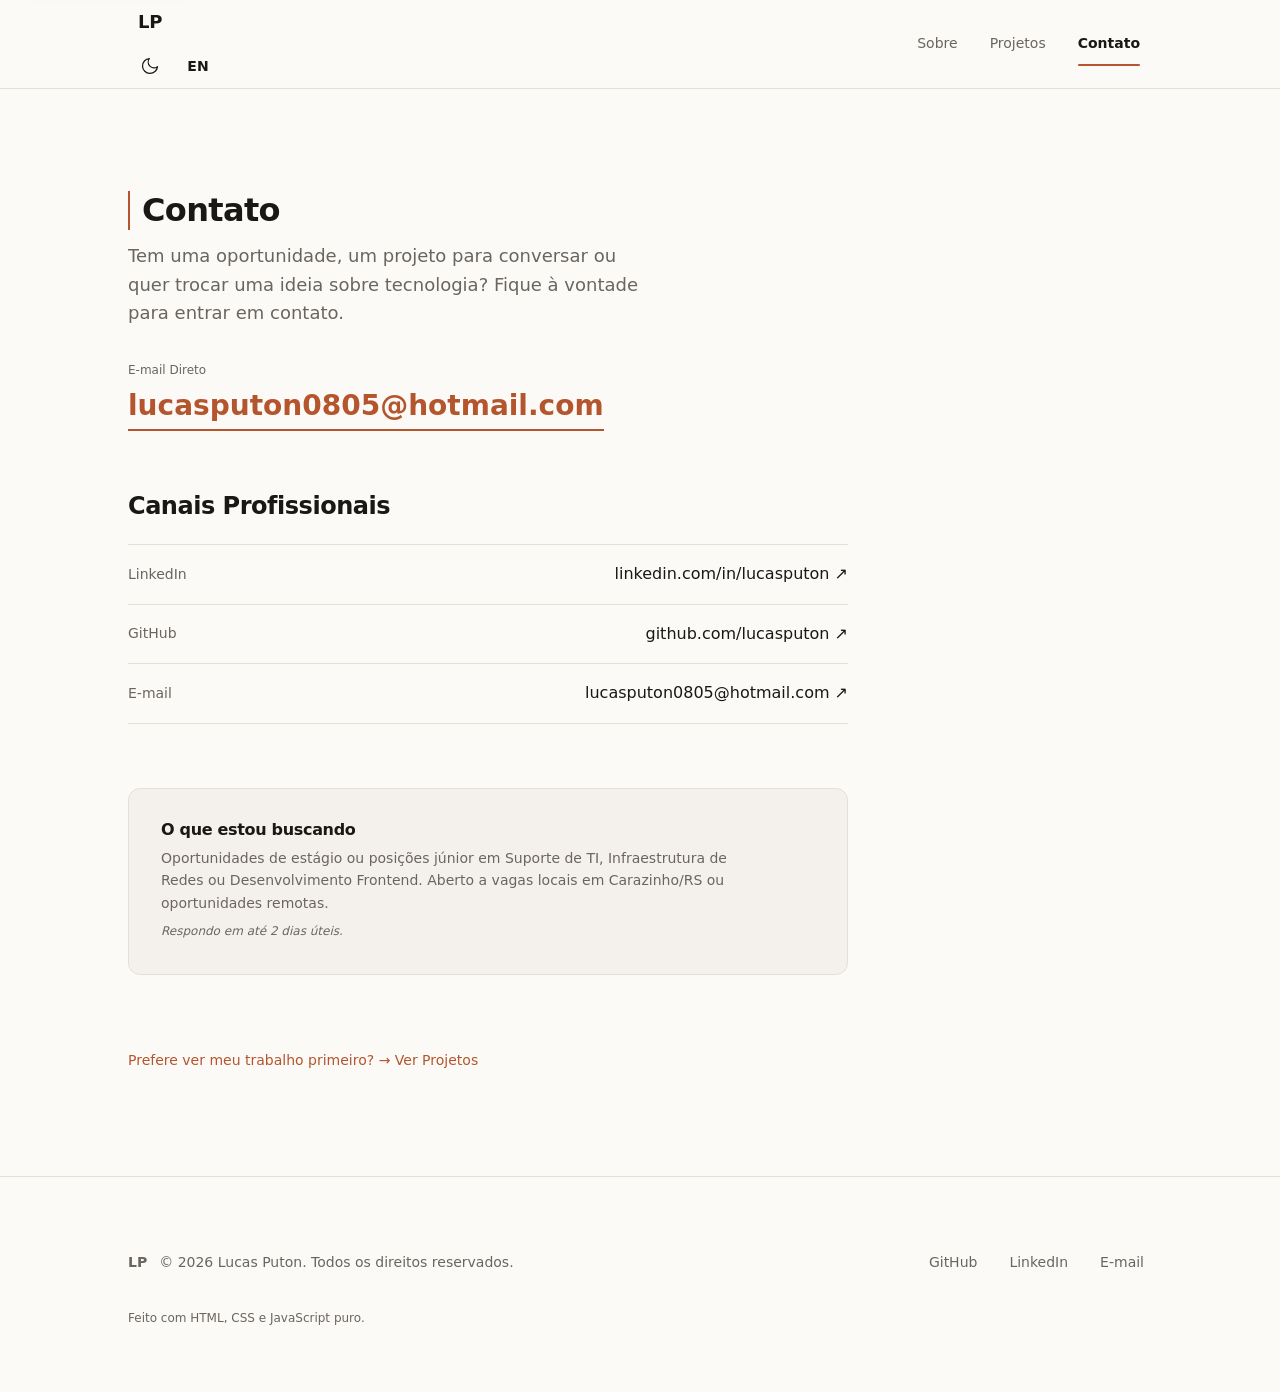
<file: contato.html>
<!DOCTYPE html>
<html lang="pt-BR">
<head>
  <meta charset="utf-8">
  <meta name="viewport" content="width=device-width, initial-scale=1">
  <script>
    (function () {
      try {
        var saved = localStorage.getItem('lp-theme');
        var theme = saved || (window.matchMedia('(prefers-color-scheme: dark)').matches ? 'dark' : 'light');
        document.documentElement.setAttribute('data-theme', theme);
      } catch (e) {}
    })();
  </script>

  <title data-i18n="meta.contact.title">Contato — Lucas Puton</title>
  <meta name="description" content="Entre em contato com Lucas Puton para oportunidades profissionais em TI, suporte e desenvolvimento web." data-i18n-attr="content:meta.contact.description">
  <link rel="canonical" href="https://lucasputon.github.io/pagina-pessoal/contato.html">
  <link rel="icon" type="image/svg+xml" href="assets/favicon.svg">

  <!-- Open Graph -->
  <meta property="og:title" content="Contato — Lucas Puton">
  <meta property="og:description" content="Canais de contato direto com Lucas Puton.">
  <meta property="og:type" content="website">
  <meta property="og:url" content="https://lucasputon.github.io/pagina-pessoal/contato.html">
  <meta property="og:locale" content="pt_BR">

  <link rel="stylesheet" href="assets/css/tokens.css">
  <link rel="stylesheet" href="assets/css/base.css">
  <link rel="stylesheet" href="assets/css/layout.css">
  <link rel="stylesheet" href="assets/css/components.css">
  <link rel="stylesheet" href="assets/css/pages.css">

  <script type="module" src="assets/js/main.js"></script>
</head>
<body>
  <a href="#conteudo" class="skip-link" data-i18n="skip.link">Pular para o conteúdo</a>
  <div id="a11y-announcer" class="sr-only" role="status" aria-live="polite"></div>

  <header class="site-header">
    <div class="container header-container">
      <div class="header-top-row">
        <a href="index.html" class="brand-monogram" aria-label="Lucas Puton — início" data-i18n-attr="aria-label:nav.logo.aria">
          LP
        </a>
        <div class="header-actions">
          <button type="button" class="theme-toggle" aria-label="Ativar tema escuro" data-i18n-attr="aria-label:theme.to_dark">
            <svg width="20" height="20" viewBox="0 0 24 24" fill="none" stroke="currentColor" stroke-width="1.5" stroke-linecap="round" stroke-linejoin="round" aria-hidden="true">
              <path d="M21 12.79A9 9 0 1 1 11.21 3 7 7 0 0 0 21 12.79z"></path>
            </svg>
          </button>
          <button type="button" class="lang-toggle" aria-label="Mudar para inglês" data-i18n-attr="aria-label:lang.toggle_aria">
            EN
          </button>
        </div>
      </div>

      <div class="nav-and-actions">
        <nav class="site-nav" aria-label="Navegação principal">
          <a href="index.html" class="nav-link" data-i18n="nav.about">Sobre</a>
          <a href="projetos.html" class="nav-link" data-i18n="nav.projects">Projetos</a>
          <a href="contato.html" class="nav-link" aria-current="page" data-i18n="nav.contact">Contato</a>
        </nav>
      </div>
    </div>
  </header>

  <main id="conteudo">
    <section class="site-section">
      <div class="container">
        <div class="contact-page-layout">
          <div class="contact-hero">
            <h1 class="section-title" data-i18n="contact.title">Contato</h1>
            <p class="hero-lede" data-i18n="contact.lede">
              Tem uma oportunidade, um projeto para conversar ou quer trocar uma ideia sobre tecnologia? Fique à vontade para entrar em contato.
            </p>
            <div style="margin-top: var(--space-4);">
              <span class="timeline-meta" data-i18n="contact.email.label">E-mail Direto</span>
              <br>
              <a href="mailto:lucasputon0805@hotmail.com" class="contact-email-link">
                lucasputon0805@hotmail.com
              </a>
            </div>
          </div>

          <div class="reveal">
            <h2 class="journey-column-title" data-i18n="contact.channels.title">Canais Profissionais</h2>
            <ul class="channels-list">
              <li>
                <a href="https://www.linkedin.com/in/lucasputon" class="channel-item" target="_blank" rel="noopener noreferrer">
                  <span class="channel-label">LinkedIn</span>
                  <span class="channel-value">linkedin.com/in/lucasputon ↗</span>
                </a>
              </li>
              <li>
                <a href="https://github.com/lucasputon" class="channel-item" target="_blank" rel="noopener noreferrer">
                  <span class="channel-label">GitHub</span>
                  <span class="channel-value">github.com/lucasputon ↗</span>
                </a>
              </li>
              <li>
                <a href="mailto:lucasputon0805@hotmail.com" class="channel-item">
                  <span class="channel-label">E-mail</span>
                  <span class="channel-value">lucasputon0805@hotmail.com ↗</span>
                </a>
              </li>
            </ul>
          </div>

          <div class="seeking-block reveal">
            <h2 class="seeking-title" data-i18n="contact.seeking.title">O que estou buscando</h2>
            <p class="seeking-body" data-i18n="contact.seeking.body">
              Oportunidades de estágio ou posições júnior em Suporte de TI, Infraestrutura de Redes ou Desenvolvimento Frontend. Aberto a vagas locais em Carazinho/RS ou oportunidades remotas.
            </p>
            <p class="response-note" data-i18n="contact.response">
              Respondo em até 2 dias úteis.
            </p>
          </div>

          <div class="reveal" style="margin-top: var(--space-2);">
            <a href="projetos.html" class="featured-link" data-i18n="contact.projects_prompt">
              Prefere ver meu trabalho primeiro? &rarr; Ver Projetos
            </a>
          </div>
        </div>
      </div>
    </section>
  </main>

  <footer class="site-footer">
    <div class="container footer-container">
      <div class="footer-top">
        <div class="footer-identity">
          <strong>LP</strong>
          <span data-i18n="footer.rights">&copy; 2026 Lucas Puton. Todos os direitos reservados.</span>
        </div>
        <ul class="footer-links">
          <li>
            <a href="https://github.com/lucasputon" class="footer-link" target="_blank" rel="noopener noreferrer">GitHub</a>
          </li>
          <li>
            <a href="https://www.linkedin.com/in/lucasputon" class="footer-link" target="_blank" rel="noopener noreferrer">LinkedIn</a>
          </li>
          <li>
            <a href="mailto:lucasputon0805@hotmail.com" class="footer-link">E-mail</a>
          </li>
        </ul>
      </div>
      <div class="footer-bottom">
        <span data-i18n="footer.note">Feito com HTML, CSS e JavaScript puro.</span>
      </div>
    </div>
  </footer>
</body>
</html>
</file>
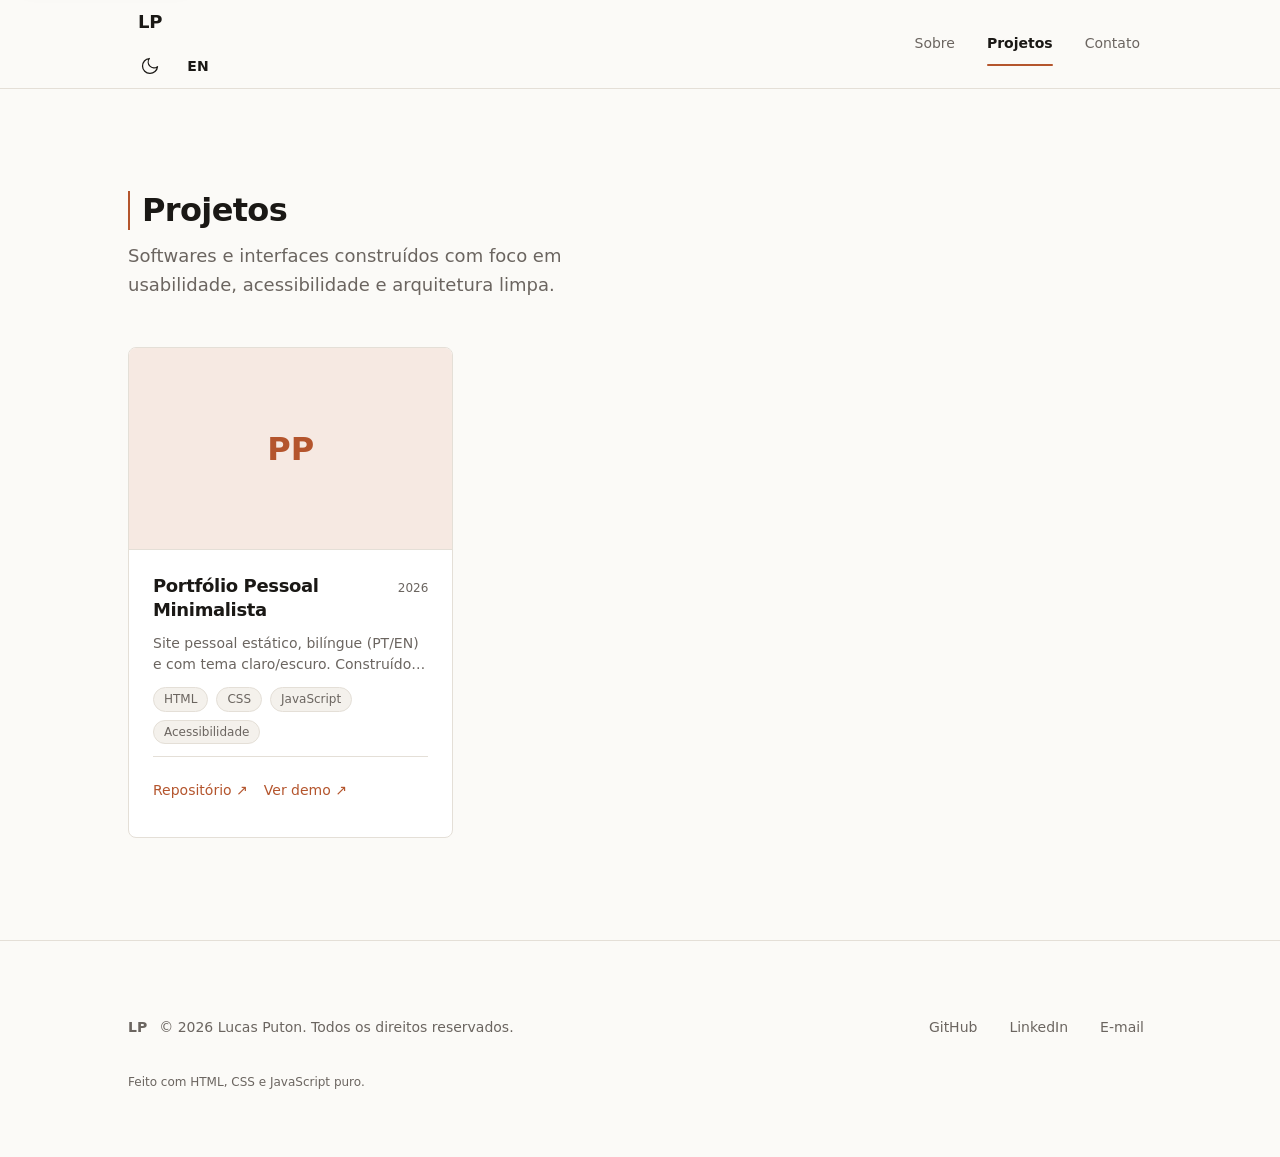
<file: projetos.html>
<!DOCTYPE html>
<html lang="pt-BR">
<head>
  <meta charset="utf-8">
  <meta name="viewport" content="width=device-width, initial-scale=1">
  <script>
    (function () {
      try {
        var saved = localStorage.getItem('lp-theme');
        var theme = saved || (window.matchMedia('(prefers-color-scheme: dark)').matches ? 'dark' : 'light');
        document.documentElement.setAttribute('data-theme', theme);
      } catch (e) {}
    })();
  </script>

  <title data-i18n="meta.projects.title">Projetos — Lucas Puton</title>
  <meta name="description" content="Projetos e aplicações desenvolvidas por Lucas Puton com foco em código limpo e acessibilidade." data-i18n-attr="content:meta.projects.description">
  <link rel="canonical" href="https://lucasputon.github.io/pagina-pessoal/projetos.html">
  <link rel="icon" type="image/svg+xml" href="assets/favicon.svg">

  <!-- Open Graph -->
  <meta property="og:title" content="Projetos — Lucas Puton">
  <meta property="og:description" content="Projetos desenvolvidos por Lucas Puton.">
  <meta property="og:type" content="website">
  <meta property="og:url" content="https://lucasputon.github.io/pagina-pessoal/projetos.html">
  <meta property="og:locale" content="pt_BR">

  <link rel="stylesheet" href="assets/css/tokens.css">
  <link rel="stylesheet" href="assets/css/base.css">
  <link rel="stylesheet" href="assets/css/layout.css">
  <link rel="stylesheet" href="assets/css/components.css">
  <link rel="stylesheet" href="assets/css/pages.css">

  <script type="module" src="assets/js/main.js"></script>
</head>
<body>
  <a href="#conteudo" class="skip-link" data-i18n="skip.link">Pular para o conteúdo</a>
  <div id="a11y-announcer" class="sr-only" role="status" aria-live="polite"></div>

  <header class="site-header">
    <div class="container header-container">
      <div class="header-top-row">
        <a href="index.html" class="brand-monogram" aria-label="Lucas Puton — início" data-i18n-attr="aria-label:nav.logo.aria">
          LP
        </a>
        <div class="header-actions">
          <button type="button" class="theme-toggle" aria-label="Ativar tema escuro" data-i18n-attr="aria-label:theme.to_dark">
            <svg width="20" height="20" viewBox="0 0 24 24" fill="none" stroke="currentColor" stroke-width="1.5" stroke-linecap="round" stroke-linejoin="round" aria-hidden="true">
              <path d="M21 12.79A9 9 0 1 1 11.21 3 7 7 0 0 0 21 12.79z"></path>
            </svg>
          </button>
          <button type="button" class="lang-toggle" aria-label="Mudar para inglês" data-i18n-attr="aria-label:lang.toggle_aria">
            EN
          </button>
        </div>
      </div>

      <div class="nav-and-actions">
        <nav class="site-nav" aria-label="Navegação principal">
          <a href="index.html" class="nav-link" data-i18n="nav.about">Sobre</a>
          <a href="projetos.html" class="nav-link" aria-current="page" data-i18n="nav.projects">Projetos</a>
          <a href="contato.html" class="nav-link" data-i18n="nav.contact">Contato</a>
        </nav>
      </div>
    </div>
  </header>

  <main id="conteudo">
    <section class="site-section">
      <div class="container">
        <div class="section-header">
          <h1 class="section-title" data-i18n="projects.title">Projetos</h1>
          <p class="hero-lede" style="margin-top: var(--space-3);" data-i18n="projects.lede">
            Softwares e interfaces construídos com foco em usabilidade, acessibilidade e arquitetura limpa.
          </p>
        </div>

        <noscript>
          <div class="state-message">
            <p>
              Para carregar a lista dinâmica de projetos, habilite o JavaScript ou acesse diretamente meu repositório.
            </p>
            <a href="https://github.com/lucasputon" class="btn btn-secondary" target="_blank" rel="noopener noreferrer">
              Ver perfil no GitHub ↗
            </a>
          </div>
        </noscript>

        <div id="projects-grid" class="projects-grid">
          <!-- Renderizado via projects.js -->
        </div>
      </div>
    </section>
  </main>

  <template id="project-card-template">
    <article class="project-card reveal">
      <div class="project-card-media"></div>
      <div class="project-card-body">
        <div class="project-card-header">
          <h2 class="project-card-title"></h2>
          <span class="project-card-year"></span>
        </div>
        <p class="project-card-summary"></p>
        <div class="chip-group project-card-tags"></div>
        <div class="project-card-links">
          <a class="project-card-link repo-link" target="_blank" rel="noopener noreferrer">Repositório ↗</a>
          <a class="project-card-link demo-link" target="_blank" rel="noopener noreferrer">Ver demo ↗</a>
        </div>
      </div>
    </article>
  </template>

  <footer class="site-footer">
    <div class="container footer-container">
      <div class="footer-top">
        <div class="footer-identity">
          <strong>LP</strong>
          <span data-i18n="footer.rights">&copy; 2026 Lucas Puton. Todos os direitos reservados.</span>
        </div>
        <ul class="footer-links">
          <li>
            <a href="https://github.com/lucasputon" class="footer-link" target="_blank" rel="noopener noreferrer">GitHub</a>
          </li>
          <li>
            <a href="https://www.linkedin.com/in/lucasputon" class="footer-link" target="_blank" rel="noopener noreferrer">LinkedIn</a>
          </li>
          <li>
            <a href="mailto:lucasputon0805@hotmail.com" class="footer-link">E-mail</a>
          </li>
        </ul>
      </div>
      <div class="footer-bottom">
        <span data-i18n="footer.note">Feito com HTML, CSS e JavaScript puro.</span>
      </div>
    </div>
  </footer>
</body>
</html>
</file>
<file: assets/css/tokens.css>
/* ==========================================================================
   Design Tokens — Portfólio Lucas Puton
   Zero hex fora deste arquivo.
   ========================================================================== */

:root {
  /* Cores — Tema Claro (Padrão) */
  --bg: #FBFAF7;
  --surface: #FFFFFF;
  --surface-alt: #F4F1EC;
  --text: #1A1815;
  --text-muted: #6B6560;
  --border: #E4DFD7;
  --border-strong: #CFC7BC;
  --accent: #B4552D;
  --accent-hover: #93431F;
  --accent-soft: #F6E9E2;

  /* Tipografia do Sistema */
  --font-sans: ui-sans-serif, system-ui, -apple-system, "Segoe UI", Roboto, "Helvetica Neue", Arial, sans-serif;
  --font-serif: ui-serif, Georgia, Cambria, "Times New Roman", serif;
  --font-mono: ui-monospace, SFMono-Regular, "SF Mono", Menlo, Consolas, monospace;

  /* Escala Tipográfica Fluida */
  --text-xs: 0.75rem;      /* 12px */
  --text-sm: 0.875rem;     /* 14px */
  --text-base: 1rem;       /* 16px */
  --text-lg: 1.125rem;     /* 18px */
  --text-xl: clamp(1.25rem, 1.1rem + 0.5vw, 1.5rem);
  --text-2xl: clamp(1.5rem, 1.3rem + 1vw, 2rem);
  --text-3xl: clamp(2rem, 1.6rem + 2vw, 3rem);
  --text-4xl: clamp(2.75rem, 2rem + 3.5vw, 4.5rem);

  /* Pesos */
  --font-regular: 400;
  --font-medium: 500;
  --font-semibold: 600;
  --font-bold: 700;

  /* Tracking (Letter-spacing) */
  --tracking-tighter: -0.03em;
  --tracking-tight: -0.02em;
  --tracking-wide: 0.08em;

  /* Espaçamento */
  --space-1: 4px;
  --space-2: 8px;
  --space-3: 12px;
  --space-4: 16px;
  --space-5: 24px;
  --space-6: 32px;
  --space-7: 48px;
  --space-8: 64px;
  --space-9: 96px;
  --space-10: 128px;

  /* Raios de Arredondamento */
  --radius-sm: 4px;
  --radius-md: 8px;
  --radius-lg: 12px;
  --radius-full: 9999px;

  /* Sombras */
  --shadow-sm: 0 1px 2px rgb(26 24 21 / 0.06);
  --shadow-md: 0 8px 24px -12px rgb(26 24 21 / 0.18);

  /* Movimento e Transições */
  --ease-out: cubic-bezier(0.22, 0.61, 0.36, 1);
  --dur-fast: 150ms;
  --dur-base: 250ms;
  --dur-reveal: 500ms;

  /* Dimensões Globais */
  --container-max: 1120px;
  --container-pad: clamp(20px, 5vw, 48px);
  --section-pad-y: clamp(64px, 8vw, 128px);
  --header-height-desktop: 64px;
  --header-height-mobile: 56px;
}

/* ==========================================================================
   Tema Escuro
   ========================================================================== */
[data-theme="dark"] {
  --bg: #141210;
  --surface: #1C1917;
  --surface-alt: #241F1B;
  --text: #F2EEE8;
  --text-muted: #A39B92;
  --border: #2E2925;
  --border-strong: #433C36;
  --accent: #E08A5F;
  --accent-hover: #F0A47D;
  --accent-soft: #2B1D16;

  --shadow-sm: 0 1px 2px rgb(0 0 0 / 0.35);
  --shadow-md: 0 8px 24px -12px rgb(0 0 0 / 0.6);
}
</file>
<file: assets/css/base.css>
/* ==========================================================================
   Base Styles, Reset & Accessibility Utilites
   ========================================================================== */

*,
*::before,
*::after {
  box-sizing: border-box;
  margin: 0;
  padding: 0;
}

html {
  color-scheme: light dark;
  scroll-behavior: smooth;
  font-size: 100%;
  -webkit-text-size-adjust: 100%;
  text-size-adjust: 100%;
}

body {
  font-family: var(--font-sans);
  background-color: var(--bg);
  color: var(--text);
  line-height: 1.65;
  min-height: 100vh;
  text-rendering: optimizeLegibility;
  -webkit-font-smoothing: antialiased;
  -moz-osx-font-smoothing: grayscale;
  transition: background-color var(--dur-fast), color var(--dur-fast);
}

/* Tipografia Base */
h1, h2, h3, h4 {
  color: var(--text);
  font-weight: var(--font-semibold);
  line-height: 1.15;
  letter-spacing: var(--tracking-tight);
}

p {
  color: var(--text);
  max-width: 65ch;
}

a {
  color: var(--accent);
  text-decoration: none;
  transition: color var(--dur-fast);
}

a:hover {
  color: var(--accent-hover);
}

/* Foco Acessível (WCAG 2.1 AA) */
:focus {
  outline: none;
}

:focus-visible {
  outline: 2px solid var(--accent);
  outline-offset: 2px;
}

/* Imagens e Mídias */
img,
picture,
svg {
  display: block;
  max-width: 100%;
  height: auto;
}

button {
  font-family: inherit;
  font-size: inherit;
  color: inherit;
  background: transparent;
  border: none;
  cursor: pointer;
}

/* Utilitários Estruturais */
.container {
  width: 100%;
  max-width: var(--container-max);
  margin-inline: auto;
  padding-inline: var(--container-pad);
}

/* Acessibilidade: Ocultação Visual Exclusiva para Leitores de Tela */
.sr-only {
  position: absolute !important;
  width: 1px !important;
  height: 1px !important;
  padding: 0 !important;
  margin: -1px !important;
  overflow: hidden !important;
  clip: rect(0, 0, 0, 0) !important;
  white-space: nowrap !important;
  border: 0 !important;
}

/* Acessibilidade: Skip Link */
.skip-link {
  position: absolute;
  top: var(--space-3);
  left: var(--space-3);
  z-index: 9999;
  padding: var(--space-3) var(--space-4);
  background-color: var(--text);
  color: var(--bg);
  font-size: var(--text-sm);
  font-weight: var(--font-medium);
  border-radius: var(--radius-sm);
  box-shadow: var(--shadow-md);
  transform: translateY(-160%);
  transition: transform var(--dur-fast);
  text-decoration: none;
}

.skip-link:focus-visible {
  transform: translateY(0);
  outline: 2px solid var(--accent);
  outline-offset: 2px;
}

/* Respeito estrito a preferências de redução de movimento */
@media (prefers-reduced-motion: reduce) {
  *,
  *::before,
  *::after {
    animation-duration: 0.01ms !important;
    animation-iteration-count: 1 !important;
    transition-duration: 0.01ms !important;
    scroll-behavior: auto !important;
  }
}
</file>
<file: assets/css/layout.css>
/* ==========================================================================
   layout.css — Header, Footer, Navegação e Estrutura de Seções
   ========================================================================== */

/* Header Fixo e Navegação */
.site-header {
  position: sticky;
  top: 0;
  z-index: 100;
  background-color: var(--bg);
  border-bottom: 1px solid var(--border);
  transition: background-color var(--dur-fast), border-color var(--dur-fast);
}

.header-container {
  display: flex;
  align-items: center;
  justify-content: space-between;
  min-height: var(--header-height-desktop);
  gap: var(--space-4);
}

.brand-monogram {
  display: inline-flex;
  align-items: center;
  justify-content: center;
  min-width: 44px;
  min-height: 44px;
  font-family: var(--font-sans);
  font-weight: var(--font-bold);
  font-size: var(--text-lg);
  color: var(--text);
  letter-spacing: var(--tracking-tight);
  text-decoration: none;
  border-radius: var(--radius-sm);
}

.brand-monogram:hover {
  color: var(--accent);
}

.nav-and-actions {
  display: flex;
  align-items: center;
  gap: var(--space-6);
}

.site-nav {
  display: flex;
  align-items: center;
  gap: var(--space-2);
}

.nav-link {
  display: inline-flex;
  align-items: center;
  justify-content: center;
  min-height: 44px;
  padding-inline: var(--space-3);
  font-size: var(--text-sm);
  font-weight: var(--font-medium);
  color: var(--text-muted);
  text-decoration: none;
  position: relative;
  transition: color var(--dur-fast);
}

.nav-link:hover {
  color: var(--text);
}

.nav-link[aria-current="page"] {
  color: var(--text);
  font-weight: var(--font-semibold);
}

.nav-link[aria-current="page"]::after {
  content: "";
  position: absolute;
  bottom: 0;
  left: var(--space-3);
  right: var(--space-3);
  height: 2px;
  background-color: var(--accent);
  border-radius: var(--radius-full);
}

.header-actions {
  display: flex;
  align-items: center;
  gap: var(--space-1);
}

/* Header em Telas Pequenas (< 640px) */
@media (max-width: 639px) {
  .header-container {
    flex-direction: column;
    align-items: stretch;
    padding-block: var(--space-2);
    min-height: auto;
    gap: var(--space-1);
  }

  .header-top-row {
    display: flex;
    align-items: center;
    justify-content: space-between;
    width: 100%;
  }

  .nav-and-actions {
    flex-direction: column;
    align-items: stretch;
    width: 100%;
    gap: var(--space-1);
  }

  .site-nav {
    justify-content: space-around;
    width: 100%;
    border-top: 1px solid var(--border);
    padding-top: var(--space-1);
  }

  .nav-link {
    min-height: 38px;
    font-size: var(--text-xs);
    padding-inline: var(--space-2);
  }

  .nav-link[aria-current="page"]::after {
    bottom: -1px;
  }
}

/* Estrutura de Seções */
.site-section {
  padding-block: var(--section-pad-y);
  border-bottom: 1px solid var(--border);
}

.site-section:last-of-type {
  border-bottom: none;
}

.section-header {
  margin-bottom: var(--space-7);
}

.section-title {
  display: inline-flex;
  align-items: center;
  font-size: var(--text-2xl);
  font-weight: var(--font-semibold);
  letter-spacing: var(--tracking-tight);
  color: var(--text);
  border-left: 2px solid var(--accent);
  padding-left: var(--space-3);
  line-height: 1.2;
}

/* Footer Global */
.site-footer {
  border-top: 1px solid var(--border);
  padding-block: var(--space-8);
  background-color: var(--bg);
  transition: background-color var(--dur-fast), border-color var(--dur-fast);
}

.footer-container {
  display: flex;
  flex-direction: column;
  gap: var(--space-5);
}

.footer-top {
  display: flex;
  flex-wrap: wrap;
  align-items: center;
  justify-content: space-between;
  gap: var(--space-4);
}

.footer-identity {
  display: flex;
  align-items: center;
  gap: var(--space-3);
  font-size: var(--text-sm);
  color: var(--text-muted);
}

.footer-links {
  display: flex;
  align-items: center;
  gap: var(--space-4);
  list-style: none;
}

.footer-link {
  font-size: var(--text-sm);
  color: var(--text-muted);
  text-decoration: none;
  padding: var(--space-2);
  min-height: 44px;
  display: inline-flex;
  align-items: center;
}

.footer-link:hover {
  color: var(--accent);
}

.footer-bottom {
  display: flex;
  align-items: center;
  justify-content: space-between;
  flex-wrap: wrap;
  gap: var(--space-2);
  font-size: var(--text-xs);
  color: var(--text-muted);
}
</file>
<file: assets/css/components.css>
/* ==========================================================================
   components.css — Botões, Chips, Cards, Toggles, Reveal e Estados
   ========================================================================== */

/* Botões */
.btn {
  display: inline-flex;
  align-items: center;
  justify-content: center;
  gap: var(--space-2);
  padding: var(--space-3) var(--space-5);
  font-size: var(--text-sm);
  font-weight: var(--font-medium);
  line-height: 1.2;
  border-radius: var(--radius-md);
  text-decoration: none;
  min-height: 44px;
  cursor: pointer;
  transition: background-color var(--dur-fast), color var(--dur-fast), border-color var(--dur-fast);
}

.btn-primary {
  background-color: var(--text);
  color: var(--bg);
  border: 1px solid var(--text);
}

.btn-primary:hover {
  background-color: var(--accent);
  border-color: var(--accent);
  color: var(--surface);
}

.btn-secondary {
  background-color: transparent;
  color: var(--text);
  border: 1px solid var(--border);
}

.btn-secondary:hover {
  border-color: var(--border-strong);
  color: var(--accent);
}

.btn[hidden] {
  display: none !important;
}

/* Chips / Tags */
.chip {
  display: inline-flex;
  align-items: center;
  padding: 4px 10px;
  font-size: var(--text-xs);
  font-weight: var(--font-medium);
  color: var(--text-muted);
  background-color: var(--surface-alt);
  border: 1px solid var(--border);
  border-radius: var(--radius-full);
  line-height: 1.2;
}

.chip-accent {
  background-color: var(--accent-soft);
  color: var(--accent);
  border-color: transparent;
}

.chip-group {
  display: flex;
  flex-wrap: wrap;
  gap: var(--space-2);
}

/* Avatar / Foto de Perfil */
.profile-photo-wrapper {
  position: relative;
  width: 100%;
  max-width: 360px;
  margin-inline: auto;
}

.profile-avatar {
  width: 100%;
  aspect-ratio: 1 / 1;
  object-fit: cover;
  border-radius: var(--radius-lg);
  border: 1px solid var(--border);
  filter: grayscale(1) contrast(1.05);
  transition: filter var(--dur-base);
}

.profile-avatar:hover {
  filter: grayscale(0);
}

.avatar-placeholder {
  width: 100%;
  aspect-ratio: 1 / 1;
  border-radius: var(--radius-lg);
  border: 1px solid var(--border);
  background-color: var(--accent-soft);
  color: var(--accent);
  display: flex;
  align-items: center;
  justify-content: center;
  font-size: 3.5rem;
  font-weight: var(--font-bold);
  letter-spacing: var(--tracking-tighter);
  user-select: none;
}

/* Card de Projeto */
.project-card {
  display: flex;
  flex-direction: column;
  background-color: var(--surface);
  border: 1px solid var(--border);
  border-radius: var(--radius-md);
  overflow: hidden;
  transition: border-color var(--dur-base);
}

.project-card:hover {
  border-color: var(--border-strong);
}

.project-card-media {
  position: relative;
  width: 100%;
  aspect-ratio: 16 / 10;
  background-color: var(--surface-alt);
  overflow: hidden;
  border-bottom: 1px solid var(--border);
}

.project-card-image {
  width: 100%;
  height: 100%;
  object-fit: cover;
  transition: transform var(--dur-base) var(--ease-out);
}

.project-card:hover .project-card-image {
  transform: scale(1.02);
}

.project-card-media-placeholder {
  width: 100%;
  height: 100%;
  display: flex;
  align-items: center;
  justify-content: center;
  background-color: var(--accent-soft);
  color: var(--accent);
  font-size: 2rem;
  font-weight: var(--font-bold);
}

.project-card-body {
  display: flex;
  flex-direction: column;
  flex-grow: 1;
  padding: var(--space-5);
  gap: var(--space-3);
}

.project-card-header {
  display: flex;
  align-items: baseline;
  justify-content: space-between;
  gap: var(--space-2);
}

.project-card-title {
  font-size: var(--text-lg);
  font-weight: var(--font-semibold);
  color: var(--text);
  line-height: 1.3;
}

.project-card-year {
  font-size: var(--text-xs);
  color: var(--text-muted);
}

.project-card-summary {
  font-size: var(--text-sm);
  color: var(--text-muted);
  line-height: 1.5;
  display: -webkit-box;
  -webkit-line-clamp: 2;
  -webkit-box-orient: vertical;
  overflow: hidden;
}

.project-card-links {
  display: flex;
  align-items: center;
  gap: var(--space-4);
  margin-top: auto;
  padding-top: var(--space-3);
  border-top: 1px solid var(--border);
}

.project-card-link {
  display: inline-flex;
  align-items: center;
  gap: var(--space-1);
  font-size: var(--text-sm);
  font-weight: var(--font-medium);
  color: var(--accent);
  min-height: 44px;
}

.project-card-link:hover {
  color: var(--accent-hover);
  text-decoration: underline;
}

/* Toggles de Cabeçalho (Tema e Idioma) */
.theme-toggle,
.lang-toggle {
  display: inline-flex;
  align-items: center;
  justify-content: center;
  min-width: 44px;
  min-height: 44px;
  padding: var(--space-2);
  color: var(--text);
  border-radius: var(--radius-sm);
  font-size: var(--text-sm);
  font-weight: var(--font-semibold);
  transition: color var(--dur-fast);
}

.theme-toggle:hover,
.lang-toggle:hover {
  color: var(--accent);
}

/* Animação Reveal: visível por padrão para progressive enhancement */
.reveal {
  opacity: 1;
}

@media (prefers-reduced-motion: no-preference) {
  html.js-reveal-active .reveal:not(.is-revealed) {
    opacity: 0;
    transform: translateY(12px);
    will-change: opacity, transform;
  }

  html.js-reveal-active .reveal.is-revealed {
    opacity: 1;
    transform: translateY(0);
    transition: opacity var(--dur-reveal) var(--ease-out), transform var(--dur-reveal) var(--ease-out);
  }
}

/* Mensagens de Estado (Vazio / Erro) */
.state-message {
  display: flex;
  flex-direction: column;
  align-items: center;
  justify-content: center;
  text-align: center;
  padding: var(--space-8) var(--space-5);
  background-color: var(--surface);
  border: 1px dashed var(--border);
  border-radius: var(--radius-md);
  gap: var(--space-3);
  width: 100%;
}

.state-message p {
  color: var(--text-muted);
  font-size: var(--text-base);
}
</file>
<file: assets/css/pages.css>
/* ==========================================================================
   pages.css — Estilos Específicos por Página e Seção
   ========================================================================== */

/* --------------------------------------------------------------------------
   HOME: Hero
   -------------------------------------------------------------------------- */
.hero-section {
  padding-block: clamp(48px, 8vw, 96px);
}

.hero-grid {
  display: grid;
  grid-template-columns: 1fr;
  gap: var(--space-6);
  align-items: center;
}

@media (min-width: 768px) {
  .hero-grid {
    grid-template-columns: 7fr 5fr;
    gap: var(--space-8);
  }
}

.hero-content {
  display: flex;
  flex-direction: column;
  gap: var(--space-4);
}

.hero-eyebrow {
  font-size: var(--text-xs);
  text-transform: uppercase;
  letter-spacing: var(--tracking-wide);
  color: var(--text-muted);
  font-weight: var(--font-semibold);
}

.hero-title {
  font-size: var(--text-4xl);
  font-weight: var(--font-semibold);
  letter-spacing: var(--tracking-tighter);
  line-height: 1.05;
  color: var(--text);
}

.hero-lede {
  font-size: var(--text-lg);
  color: var(--text-muted);
  max-width: 46ch;
  line-height: 1.6;
}

.hero-actions {
  display: flex;
  flex-wrap: wrap;
  align-items: center;
  gap: var(--space-3);
  margin-top: var(--space-2);
}

.hero-meta {
  font-size: var(--text-xs);
  color: var(--text-muted);
  margin-top: var(--space-2);
}

/* Mobile: foto entra logo após o H1 */
@media (max-width: 767px) {
  .hero-media-wrapper {
    order: -1;
  }
}

/* --------------------------------------------------------------------------
   HOME: Sobre
   -------------------------------------------------------------------------- */
.about-grid {
  display: grid;
  grid-template-columns: 1fr;
  gap: var(--space-7);
}

@media (min-width: 860px) {
  .about-grid {
    grid-template-columns: 7fr 5fr;
    gap: var(--space-9);
  }
}

.about-text {
  display: flex;
  flex-direction: column;
  gap: var(--space-4);
  font-size: var(--text-base);
  line-height: 1.7;
}

.about-text p:first-of-type {
  font-size: 1.125rem;
  color: var(--text);
}

.stack-column {
  display: flex;
  flex-direction: column;
  gap: var(--space-5);
  background-color: var(--surface-alt);
  padding: var(--space-6);
  border-radius: var(--radius-lg);
  border: 1px solid var(--border);
}

.stack-group {
  display: flex;
  flex-direction: column;
  gap: var(--space-2);
}

.stack-category-title {
  font-size: var(--text-xs);
  text-transform: uppercase;
  letter-spacing: var(--tracking-wide);
  color: var(--text-muted);
  font-weight: var(--font-semibold);
}

/* --------------------------------------------------------------------------
   HOME: Trajetória (Linha do Tempo)
   -------------------------------------------------------------------------- */
.journey-grid {
  display: grid;
  grid-template-columns: 1fr;
  gap: var(--space-8);
}

@media (min-width: 860px) {
  .journey-grid {
    grid-template-columns: 7fr 5fr;
    gap: var(--space-9);
  }
}

.journey-column-title {
  font-size: var(--text-xl);
  font-weight: var(--font-semibold);
  margin-bottom: var(--space-5);
  color: var(--text);
}

.timeline {
  list-style: none;
  position: relative;
  border-left: 1px solid var(--border);
  padding-left: var(--space-5);
  margin-left: var(--space-3);
  display: flex;
  flex-direction: column;
  gap: var(--space-6);
}

.timeline-item {
  position: relative;
  display: flex;
  flex-direction: column;
  gap: var(--space-1);
}

.timeline-item::before {
  content: "";
  position: absolute;
  left: calc(-1 * var(--space-5) - 5px);
  top: 6px;
  width: 9px;
  height: 9px;
  border-radius: 50%;
  background-color: var(--surface);
  border: 2px solid var(--accent);
}

.timeline-role {
  font-size: var(--text-base);
  font-weight: var(--font-semibold);
  color: var(--text);
  line-height: 1.3;
}

.timeline-org {
  font-size: var(--text-sm);
  font-weight: var(--font-medium);
  color: var(--text);
}

.timeline-meta {
  font-size: var(--text-xs);
  color: var(--text-muted);
}

.certifications-block {
  margin-top: var(--space-8);
  padding-top: var(--space-6);
  border-top: 1px solid var(--border);
  display: flex;
  flex-direction: column;
  gap: var(--space-3);
}

.certifications-title {
  font-size: var(--text-sm);
  font-weight: var(--font-semibold);
  color: var(--text);
}

.certifications-list {
  font-size: var(--text-xs);
  color: var(--text-muted);
  line-height: 1.6;
}

/* --------------------------------------------------------------------------
   HOME: Destaque de Projetos
   -------------------------------------------------------------------------- */
.featured-header {
  display: flex;
  align-items: baseline;
  justify-content: space-between;
  gap: var(--space-4);
}

.featured-link {
  font-size: var(--text-sm);
  font-weight: var(--font-medium);
  color: var(--accent);
}

.featured-link:hover {
  text-decoration: underline;
}

.projects-grid {
  display: grid;
  grid-template-columns: 1fr;
  gap: var(--space-5);
  margin-top: var(--space-6);
}

@media (min-width: 640px) {
  .projects-grid {
    grid-template-columns: repeat(2, 1fr);
  }
}

@media (min-width: 1024px) {
  .projects-grid {
    grid-template-columns: repeat(3, 1fr);
  }
}

/* --------------------------------------------------------------------------
   HOME & PÁGINAS: CTA de Contato
   -------------------------------------------------------------------------- */
.contact-cta {
  display: flex;
  flex-direction: column;
  gap: var(--space-4);
}

.contact-email-link {
  display: inline-block;
  font-size: clamp(1.25rem, 3vw, 1.75rem);
  font-weight: var(--font-semibold);
  color: var(--accent);
  text-decoration: none;
  position: relative;
  width: fit-content;
}

.contact-email-link::after {
  content: "";
  position: absolute;
  bottom: -2px;
  left: 0;
  width: 100%;
  height: 2px;
  background-color: var(--accent);
  transition: transform var(--dur-base) var(--ease-out);
  transform-origin: left;
}

.contact-email-link:hover::after {
  transform: scaleX(0.85);
}

/* --------------------------------------------------------------------------
   PÁGINA: Contato (contato.html)
   -------------------------------------------------------------------------- */
.contact-page-layout {
  display: flex;
  flex-direction: column;
  gap: var(--space-8);
  max-width: 720px;
}

.contact-hero {
  display: flex;
  flex-direction: column;
  gap: var(--space-3);
}

.channels-list {
  display: flex;
  flex-direction: column;
  border-top: 1px solid var(--border);
  list-style: none;
}

.channel-item {
  display: flex;
  align-items: center;
  justify-content: space-between;
  padding-block: var(--space-4);
  border-bottom: 1px solid var(--border);
  text-decoration: none;
  color: var(--text);
  transition: background-color var(--dur-fast);
}

.channel-item:hover {
  color: var(--accent);
}

.channel-label {
  font-size: var(--text-sm);
  color: var(--text-muted);
}

.channel-value {
  font-size: var(--text-base);
  font-weight: var(--font-medium);
  display: flex;
  align-items: center;
  gap: var(--space-2);
}

.seeking-block {
  background-color: var(--surface-alt);
  border: 1px solid var(--border);
  border-radius: var(--radius-lg);
  padding: var(--space-6);
  display: flex;
  flex-direction: column;
  gap: var(--space-2);
}

.seeking-title {
  font-size: var(--text-base);
  font-weight: var(--font-semibold);
  color: var(--text);
}

.seeking-body {
  font-size: var(--text-sm);
  color: var(--text-muted);
  line-height: 1.6;
}

.response-note {
  font-size: var(--text-xs);
  color: var(--text-muted);
  font-style: italic;
}

/* --------------------------------------------------------------------------
   PÁGINA: 404 (404.html)
   -------------------------------------------------------------------------- */
.notfound-container {
  display: flex;
  flex-direction: column;
  align-items: center;
  justify-content: center;
  text-align: center;
  min-height: 60vh;
  gap: var(--space-4);
  padding-block: var(--space-10);
}

.notfound-code {
  font-size: clamp(4rem, 12vw, 8rem);
  font-weight: var(--font-bold);
  line-height: 1;
  letter-spacing: var(--tracking-tighter);
  color: var(--accent);
}

.notfound-title {
  font-size: var(--text-2xl);
  font-weight: var(--font-semibold);
}

.notfound-body {
  font-size: var(--text-base);
  color: var(--text-muted);
  max-width: 44ch;
}
</file>
